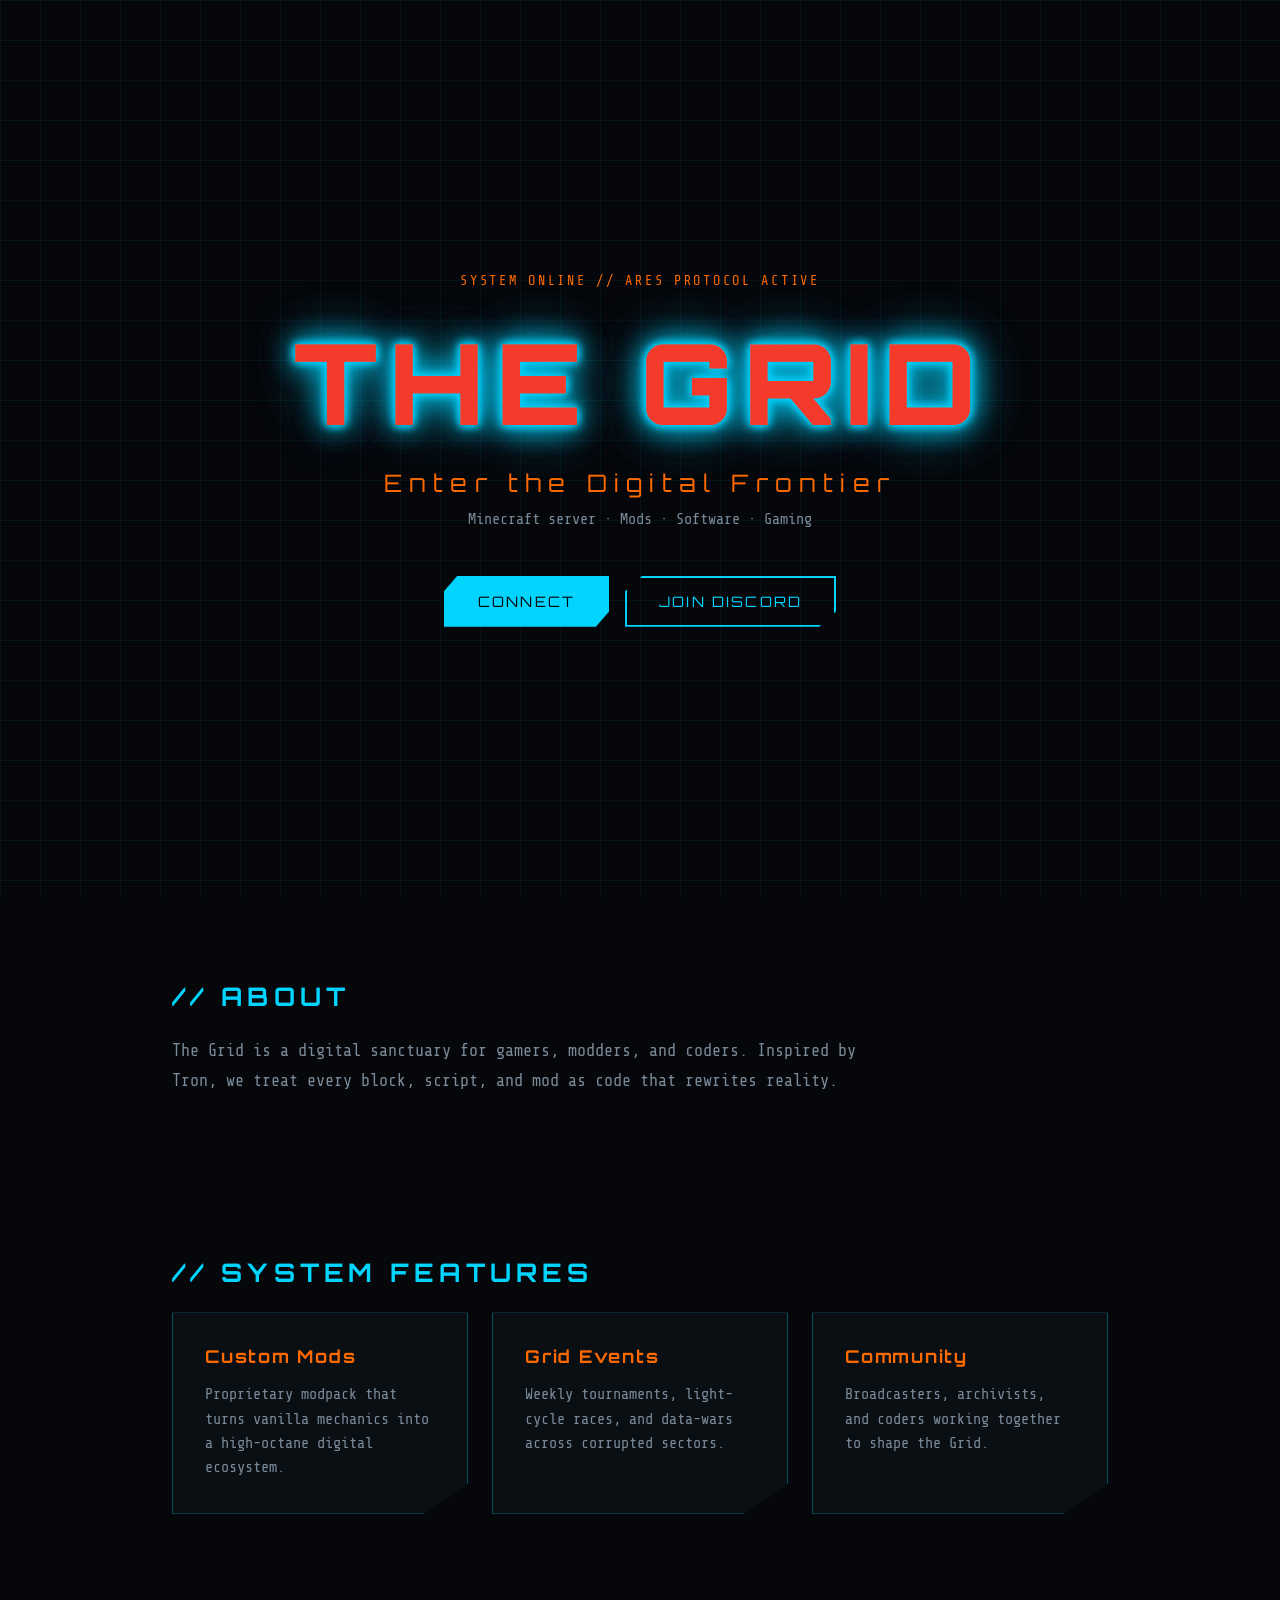
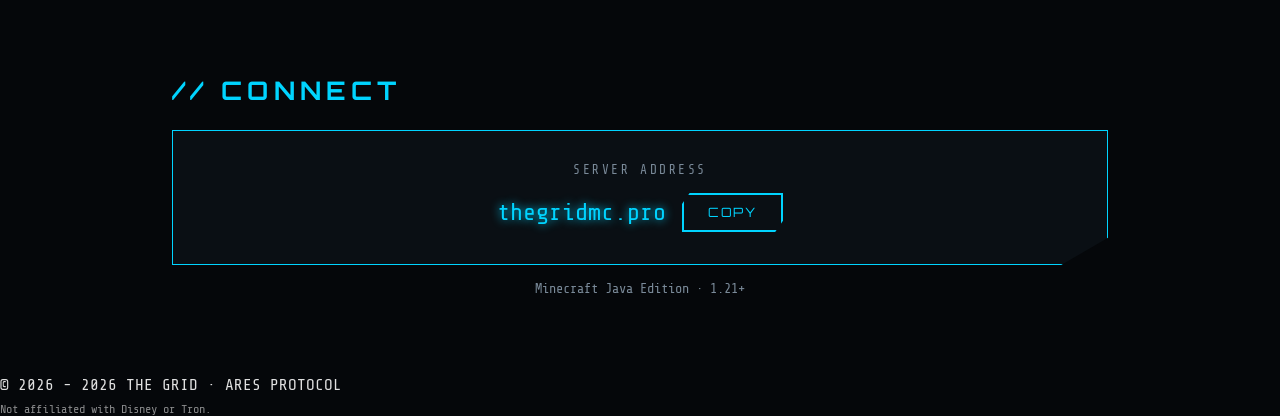
<file: index.html>
<!DOCTYPE html>
<html lang="en">
<head>
    <meta charset="UTF-8">
    <meta name="viewport" content="width=device-width, initial-scale=1.0">
    <title>THE GRID: DIGITAL FRONTIER</title>
    <link rel="stylesheet" href="/assets/css/style.css">
    <link rel="preconnect" href="https://fonts.googleapis.com" />
    <link href="https://fonts.googleapis.com/css2?family=Orbitron:wght@400;700;900&family=Share+Tech+Mono&display=swap" rel="stylesheet" />
</head>
<body>
    <div class="grid-overlay"></div>
    <div class="scanlines"></div>

    <header class="hero">
        <div class="hero-content">
            <p class="system-status">SYSTEM ONLINE // ARES PROTOCOL ACTIVE</p>
            <h1 class="glitch" data-text="THE GRID">THE GRID</h1>
            <p class="tagline">Enter the Digital Frontier</p>
            <p class="subtitle">Minecraft server · Mods · Software · Gaming</p>

            <div class="hero-buttons">
                <a href="#connect" class="btn btn-primary">Connect</a>
                <a href="/development" class="btn btn-secondary" rel="noopener">Join Discord</a>
            </div>
        </div>
    </header>

    <main>
        <section id="about" class="section">
      <h2 class="section-title">// ABOUT</h2>
      <p class="section-text">
        The Grid is a digital sanctuary for gamers, modders, and coders.
        Inspired by Tron, we treat every block, script, and mod as code that rewrites reality.
      </p>
    </section>

    <section id="features" class="section">
      <h2 class="section-title">// SYSTEM FEATURES</h2>
      <div class="cards">
        <article class="card">
          <h3>Custom Mods</h3>
          <p>Proprietary modpack that turns vanilla mechanics into a high-octane digital ecosystem.</p>
        </article>
        <article class="card">
          <h3>Grid Events</h3>
          <p>Weekly tournaments, light-cycle races, and data-wars across corrupted sectors.</p>
        </article>
        <article class="card">
          <h3>Community</h3>
          <p>Broadcasters, archivists, and coders working together to shape the Grid.</p>
        </article>
      </div>
    </section>

    <section id="connect" class="section">
      <h2 class="section-title">// CONNECT</h2>
      <div class="connect-box">
        <p class="connect-label">SERVER ADDRESS</p>
        <code id="server-ip" class="server-ip">thegridmc.pro</code>
        <button id="copy-btn" class="btn btn-copy">Copy</button>
      </div>
      <p class="connect-note">Minecraft Java Edition · 1.21+</p>
    </section>
    </main>

    <footer>
        <p id="copyright">© 2026 THE GRID · ARES PROTOCOL</p>
        <p class="footer-small">Not affiliated with Disney or Tron.</p>
    </footer>

    <script src="/assets/js/script.js"></script>
    <script src="/assets/js/copyright.js"></script>
</body>
</html>
</file>
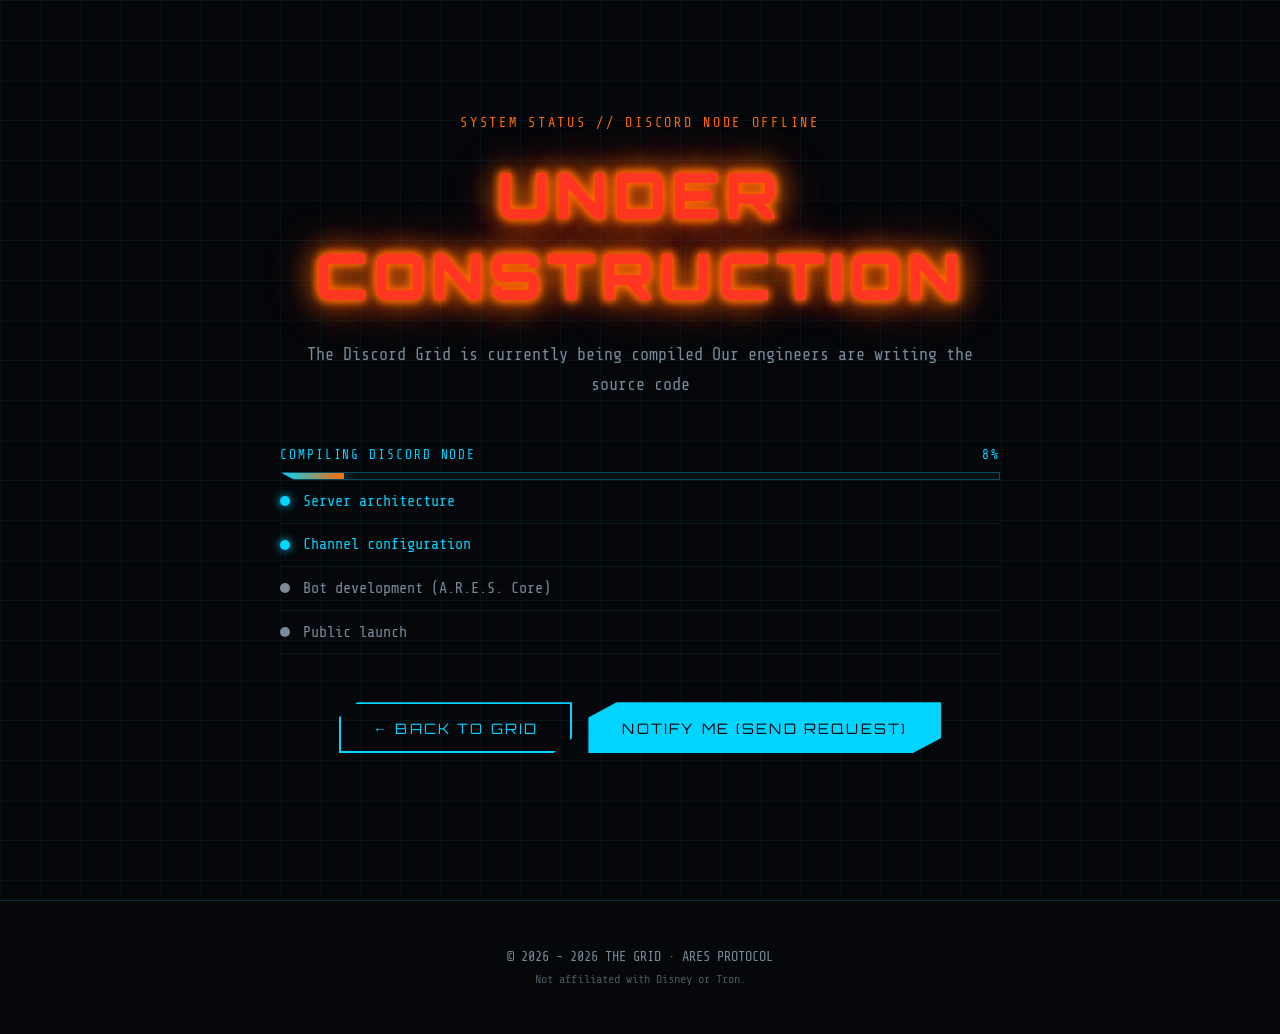
<file: assets/pages/development.html>
<!DOCTYPE html>
<html lang="en">
<head>
    <meta charset="UTF-8">
    <meta name="viewport" content="width=device-width, initial-scale=1.0">
    <title>THE GRID - Discord Under Construction</title>
    <link rel="stylesheet" href="/assets/css/style.css">
    <link rel="stylesheet" href="/assets/css/development.css">
    <link rel="preconnect" href="https://fonts.googleapis.com" />
    <link href="https://fonts.googleapis.com/css2?family=Orbitron:wght@400;700;900&family=Share+Tech+Mono&display=swap" rel="stylesheet" />
</head>
<body>
    <div class="grid-overlay"></div>
    <div class="scanlines"></div>

    <main class="dev-page">
        <div class="dev-content">
            <p class="system-status">SYSTEM STATUS // DISCORD NODE OFFLINE</p>

            <h1 class="glitch dev-title" data-text="UNDER CONSTRUCTION">
                UNDER CONSTRUCTION
            </h1>

            <p class="dev-subtitle">
                The Discord Grid is currently being compiled
                Our engineers are writing the source code
            </p>

            <!-- Progress bar -->
            <div class="progress-warp">
                <div class="progress-label">
                    <span>COMPILING DISCORD NODE</span>
                    <span id="progress-percent">20%</span>
                </div>
                <div class="progress-bar">
                    <div class="progress-fill" id="progress-fill"></div>
                </div>
            </div>

            <!-- Status list -->
            <ul class="status-list">
                <li class="status-item done">
                    <span class="status-dot"></span>
                    Server architecture
                </li>
                <li class="status-item done">
                    <span class="status-dot"></span>
                    Channel configuration
                </li>
                <li class="status-item">
                    <span class="status-dot"></span>
                    Bot development (A.R.E.S. Core)
                </li>
                <li class="status-item">
                    <span class="status-dot"></span>
                    Public launch
                </li>
            </ul>

            <div class="dev-buttons">
                <a href="/" class="btn btn-secondary">← Back to Grid</a>
                <a href="https://discord.com/users/1336190406387564564" class="btn btn-primary" target="_blank" rel="noopener">Notify Me (Send request)</a>
            </div>
        </div>
    </main>

    <footer class="footer">
        <p id="copyright">© 2026 THE GRID · ARES PROTOCOL</p>
        <p class="footer-small">Not affiliated with Disney or Tron.</p>
    </footer>

    <script src="/assets/js/copyright.js"></script>
    <script src="/assets/js/script.js"></script>
    <script src="/assets/js/development.js"></script>
</body>
</html>
</file>
<file: assets/css/style.css>
/* ===== RESET ===== */
* {
  margin: 0;
  padding: 0;
  box-sizing: border-box;
}

:root {
  --neon-cyan: #00d4ff;
  --neon-orange: #ff6a00;
  --neon-red: #ff2a2a;
  --bg-dark: #05070a;
  --bg-panel: #0a0f14;
  --text-main: #e0e0e0;
  --text-dim: #7a8a99;
}

html {
  scroll-behavior: smooth;
}

body {
  font-family: "Share Tech Mono", monospace;
  background: var(--bg-dark);
  color: var(--text-main);
  min-height: 100vh;
  overflow-x: hidden;
  position: relative;
}

/* ===== GRID OVERLAY ===== */
.grid-overlay {
  position: fixed;
  inset: 0;
  background-image:
    linear-gradient(rgba(0, 212, 255, 0.06) 1px, transparent 1px),
    linear-gradient(90deg, rgba(0, 212, 255, 0.06) 1px, transparent 1px);
  background-size: 40px 40px;
  pointer-events: none;
  z-index: 0;
}

/* ===== SCANLINES ===== */
.scanlines {
  position: fixed;
  inset: 0;
  background: repeating-linear-gradient(
    0deg,
    rgba(0, 0, 0, 0.15) 0px,
    rgba(0, 0, 0, 0.15) 1px,
    transparent 1px,
    transparent 3px
  );
  pointer-events: none;
  z-index: 1;
}

/* ===== HERO ===== */
.hero {
  position: relative;
  z-index: 2;
  min-height: 100vh;
  display: flex;
  align-items: center;
  justify-content: center;
  text-align: center;
  padding: 2rem;
}

.hero-content {
  max-width: 800px;
}

.system-status {
  color: var(--neon-orange);
  font-size: 0.85rem;
  letter-spacing: 0.2em;
  margin-bottom: 1.5rem;
  animation: blink 2s infinite;
}

@keyframes blink {
  0%, 100% { opacity: 1; }
  50% { opacity: 0.4; }
}

.hero h1 {
  font-family: "Orbitron", sans-serif;
  font-weight: 900;
  font-size: clamp(3rem, 12vw, 7rem);
  letter-spacing: 0.1em;
  color: var(--neon-cyan);
  text-shadow:
    0 0 10px var(--neon-cyan),
    0 0 30px rgba(0, 212, 255, 0.6),
    0 0 60px rgba(0, 212, 255, 0.3);
  position: relative;
}

/* glitch effect */
.glitch::before,
.glitch::after {
  content: attr(data-text);
  position: absolute;
  inset: 0;
  opacity: 0.8;
}

.glitch::before {
  color: var(--neon-orange);
  animation: glitch-1 3s infinite linear alternate-reverse;
}

.glitch::after {
  color: var(--neon-red);
  animation: glitch-2 2s infinite linear alternate-reverse;
}

@keyframes glitch-1 {
  0% { transform: translate(0); }
  20% { transform: translate(-2px, 2px); }
  40% { transform: translate(-2px, -2px); }
  60% { transform: translate(2px, 2px); }
  80% { transform: translate(2px, -2px); }
  100% { transform: translate(0); }
}

@keyframes glitch-2 {
  0% { transform: translate(0); }
  25% { transform: translate(2px, -1px); }
  50% { transform: translate(-1px, 2px); }
  75% { transform: translate(1px, -2px); }
  100% { transform: translate(0); }
}

.tagline {
  font-family: "Orbitron", sans-serif;
  font-size: 1.5rem;
  color: var(--neon-orange);
  margin-top: 1rem;
  letter-spacing: 0.3em;
}

.subtitle {
  color: var(--text-dim);
  margin-top: 0.8rem;
  font-size: 0.95rem;
}

.hero-buttons {
  margin-top: 3rem;
  display: flex;
  gap: 1rem;
  justify-content: center;
  flex-wrap: wrap;
}

/* ===== BUTTONS ===== */
.btn {
  display: inline-block;
  padding: 0.9rem 2rem;
  font-family: "Orbitron", sans-serif;
  font-size: 0.9rem;
  letter-spacing: 0.15em;
  text-decoration: none;
  text-transform: uppercase;
  border: 2px solid var(--neon-cyan);
  color: var(--neon-cyan);
  background: transparent;
  transition: all 0.25s ease;
  cursor: pointer;
  clip-path: polygon(8% 0, 100% 0, 100% 70%, 92% 100%, 0 100%, 0 30%);
}

.btn-primary {
  background: var(--neon-cyan);
  color: var(--bg-dark);
}

.btn-primary:hover,
.btn-secondary:hover {
  background: var(--neon-orange);
  border-color: var(--neon-orange);
  color: var(--bg-dark);
  box-shadow: 0 0 20px var(--neon-orange);
}

/* ===== SECTIONS ===== */
.section {
  position: relative;
  z-index: 2;
  max-width: 1000px;
  margin: 0 auto;
  padding: 5rem 2rem;
}

.section-title {
  font-family: "Orbitron", sans-serif;
  color: var(--neon-cyan);
  font-size: 1.6rem;
  margin-bottom: 1.5rem;
  letter-spacing: 0.2em;
}

.section-text {
  color: var(--text-dim);
  line-height: 1.8;
  font-size: 1.05rem;
  max-width: 700px;
}

/* ===== CARDS ===== */
.cards {
  display: grid;
  grid-template-columns: repeat(auto-fit, minmax(260px, 1fr));
  gap: 1.5rem;
}

.card {
  background: var(--bg-panel);
  border: 1px solid rgba(0, 212, 255, 0.3);
  padding: 2rem;
  transition: all 0.3s ease;
  clip-path: polygon(0 0, 100% 0, 100% 85%, 85% 100%, 0 100%);
}

.card:hover {
  border-color: var(--neon-orange);
  box-shadow: 0 0 25px rgba(255, 106, 0, 0.3);
  transform: translateY(-5px);
}

.card h3 {
  font-family: "Orbitron", sans-serif;
  color: var(--neon-orange);
  margin-bottom: 1rem;
  font-size: 1.1rem;
  letter-spacing: 0.1em;
}

.card p {
  color: var(--text-dim);
  line-height: 1.6;
  font-size: 0.95rem;
}

/* ===== CONNECT ===== */
.connect-box {
  background: var(--bg-panel);
  border: 1px solid var(--neon-cyan);
  padding: 2rem;
  display: flex;
  flex-wrap: wrap;
  align-items: center;
  gap: 1rem;
  justify-content: center;
  clip-path: polygon(0 0, 100% 0, 100% 80%, 95% 100%, 0 100%);
}

.connect-label {
  color: var(--text-dim);
  font-size: 0.8rem;
  letter-spacing: 0.2em;
  width: 100%;
  text-align: center;
}

.server-ip {
  font-family: "Share Tech Mono", monospace;
  font-size: 1.5rem;
  color: var(--neon-cyan);
  text-shadow: 0 0 10px var(--neon-cyan);
}

.btn-copy {
  padding: 0.6rem 1.5rem;
  font-size: 0.8rem;
}

.connect-note {
  text-align: center;
  color: var(--text-dim);
  margin-top: 1rem;
  font-size: 0.85rem;
}

/* ===== FOOTER ===== */
.footer {
  position: relative;
  z-index: 2;
  text-align: center;
  padding: 3rem 2rem;
  border-top: 1px solid rgba(0, 212, 255, 0.2);
  color: var(--text-dim);
  font-size: 0.85rem;
}

.footer-small {
  margin-top: 0.5rem;
  font-size: 0.75rem;
  opacity: 0.6;
}

/* ===== RESPONSIVE ===== */
@media (max-width: 600px) {
  .tagline { font-size: 1.1rem; }
  .hero-buttons { flex-direction: column; }
  .btn { width: 100%; text-align: center; }
  .server-ip { font-size: 1.1rem; }
}
</file>
<file: assets/css/development.css>
/* ===== DEVELOPMENT PAGE ===== */
.dev-page {
    position: relative;
    z-index: 2;
    min-height: 100vh;
    display: flex;
    align-items: center;
    justify-content: center;
    padding: 4rem 2rem;
}

.dev-content {
    max-width: 720px;
    width: 100%;
    text-align: center;
}

.dev-title {
    font-family: "Orbitron", sans-serif;
    font-weight: 900;
    font-size: clamp(2rem, 7vw, 4rem);
    letter-spacing: 0.08em;
    color: var(--neon-orange);
    text-shadow:
    0 0 10px var(--neon-orange),
    0 0 30px rgba(255, 106, 0, 0.6),
    0 0 60px rgba(255, 106, 0, 0.3);
    position: relative;
    margin-bottom: 1.5rem;
}

.dev-subtitle {
    color: var(--text-dim);
    line-height: 1.8;
    font-size: 1.05rem;
    margin-bottom: 3rem;
}

/* Progress */
.progress-wrap {
    margin-bottom: 3rem;
    text-align: left;
}

.progress-label {
    display: flex;
    justify-content: space-between;
    font-size: 0.8rem;
    letter-spacing: 0.15em;
    color: var(--neon-cyan);
    margin-bottom: 0.6rem;
}

.progress-bar {
    height: 8px;
    background: var(--bg-panel);
    border: 1px solid rgba(0, 212, 255, 0.3);
    overflow: hidden;
    clip-path: polygon(0 0, 100% 0, 100% 100%, 2% 100%);
}

.progress-fill {
    height: 100%;
    width: 0%;
    background: linear-gradient(90deg, var(--neon-cyan), var(--neon-orange));
    box-shadow: 0 0 15px var(--neon-cyan);
    transition: width 0.4s ease;
}

/* Status list */
.status-list {
    list-style: none;
    text-align: left;
    margin-bottom: 3rem;
}

.status-item {
    display: flex;
    align-items: center;
    gap: 0.8rem;
    padding: 0.8rem 0;
    border-bottom: 1px solid rgba(0, 212, 255, 0.1);
    color: var(--text-dim);
    font-size: 0.95rem;
    transition: color 0.3s ease;
}

.status-item.done {
    color: var(--neon-cyan);
}

.status-item.active {
    color: var(--neon-orange);
}

.status-dot {
    width: 10px;
    height: 10px;
    border-radius: 50%;
    background: var(--text-dim);
    flex-shrink: 0;
    transition: all 0.3s ease;
}

.status-item.done .status-dot {
    background: var(--neon-cyan);
    box-shadow: 0 0 10px var(--neon-cyan);
}

.status-item.active .status-dot {
    background: var(--neon-orange);
    box-shadow: 0 0 10px var(--neon-orange);
    animation: pulse 1.2s infinite;
}

@keyframes pulse {
    0%, 100% {
        opacity: 1;
        transform: scale(1);
    }
    
    50% {
        opacity: 0.4;
        transform: scale(1.3);
    }
}

/* Buttons */
.dev-buttons {
    display: flex;
    gap: 1rem;
    justify-content: center;
    flex-wrap: wrap;
    margin-bottom: 2rem;
}

.dev-note {
    color: var(--text-dim);
    font-size: 0.85rem;
    letter-spacing: 0.05em;
}

.highlight {
    color: var(--neon-orange);
    text-shadow: 0 0 8px var(--neon-orange);
}

/* Responsive */
@media (max-width: 600px) {
    .dev-buttons {
        flex-direction: column;
    }

    .dev-buttons .btn {
        width: 100%;
        text-align: center;
    }
}
</file>
